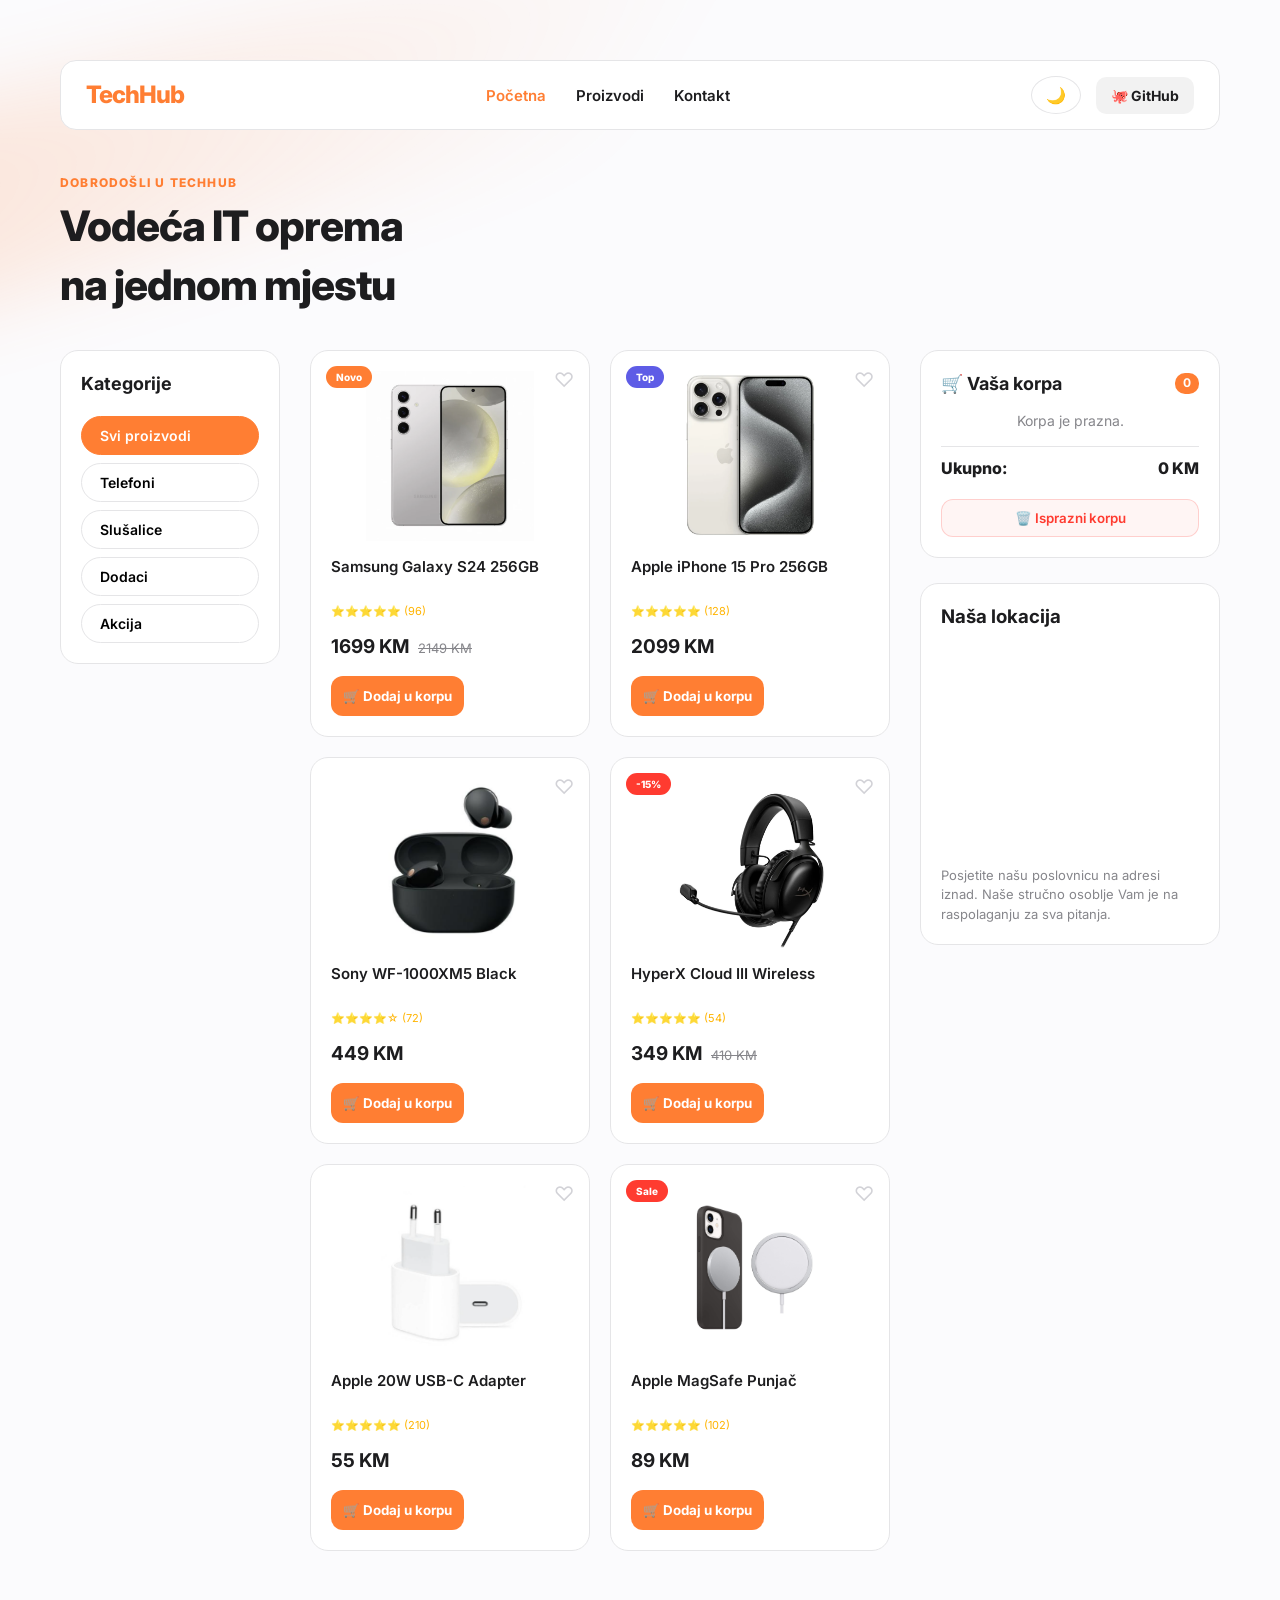
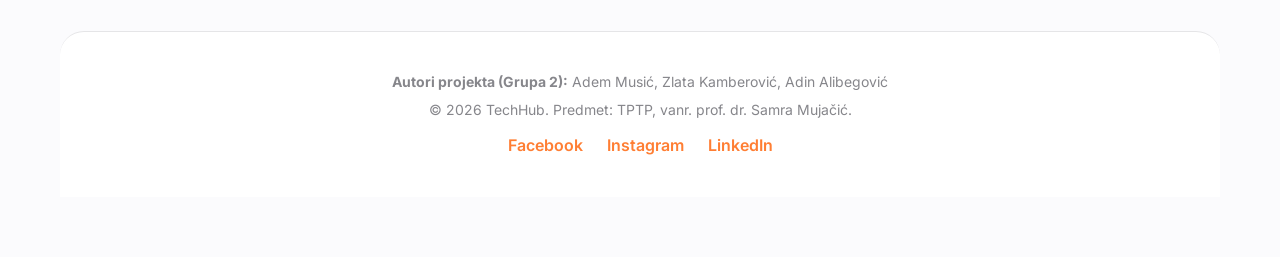
<file: index.html>
<!DOCTYPE html>
<html lang="bs">
<head>
    <meta charset="UTF-8">
    <meta name="viewport" content="width=device-width, initial-scale=1.0">
    <title>TechHub - Početna</title>
    <link href="https://fonts.googleapis.com/css2?family=Inter:wght@400;600;700;800&display=swap" rel="stylesheet">
    <link rel="stylesheet" href="css/tptpstil.css">
    <link rel="icon" type="image/png" href="images/fa.png">
</head>
<body>

    <div class="pozadina-trake"></div>

    <div class="container">
        
        <header>
            <div class="glavna-navigacija">
                <div class="logo">
                    <h2 style="color: var(--primarna); margin:0; font-weight: 800; letter-spacing: -1px;">TechHub</h2>
                </div>
                <nav>
                    <ul>
                        <li><a href="index.html" style="color: var(--primarna);">Početna</a></li>
                        <li><a href="proizvodi.html">Proizvodi</a></li>
                        <li><a href="kontakt.html">Kontakt</a></li>
                    </ul>
                </nav>
                
                <div style="display: flex; align-items: center; gap: 15px;">
                    <button id="dark-mode-toggle" class="filter-btn" style="padding: 8px 14px; border-radius: 50%; font-size: 16px;">🌙</button>
                    
                    <div class="github-link">
                        <a href="https://github.com/adin-fet/Grupa2-TPTP-2026" target="_blank" style="text-decoration: none; font-weight: 700; color: var(--text-glavni); font-size: 14px;">🐙 GitHub</a>
                    </div>
                </div>
            </div>

            <div class="header-glavni">
                <div class="header-lijeva-strana">
                    <span class="nadnaslov">DOBRODOŠLI U TECHHUB</span>
                    <h1 style="font-size: 42px;">Vodeća IT oprema <br>na jednom mjestu</h1>
                </div>
            </div>
        </header>

        <div class="pocetna-layout">
            
            <nav class="sekundarna-navigacija">
                <h3>Kategorije</h3>
                <div class="filter-dugmadi" style="display: flex; flex-direction: column; gap: 8px;">
                    <button class="filter-btn active">Svi proizvodi</button>
                    <button class="filter-btn">Telefoni</button>
                    <button class="filter-btn">Slušalice</button>
                    <button class="filter-btn">Dodaci</button>
                    <button class="filter-btn">Akcija</button>
                </div>
            </nav>

            <main>
                <section class="proizvodi-grid" style="grid-template-columns: repeat(2, 1fr);"> 
                    
                    <article class="kartica" data-category="Telefoni">
                        <div class="tag novo">Novo</div>
                        <div class="srce">♡</div>
                        <div class="slika-okvir"><img src="images/samsung.PNG" alt="Samsung Galaxy S24"></div>
                        <div class="info-dio">
                            <h3>Samsung Galaxy S24 256GB</h3>
                            <div class="rating">⭐⭐⭐⭐⭐ <span>(96)</span></div>
                            <div class="cijena-wrap"><span class="cijena">1699 KM</span><span class="stara">2149 KM</span></div>
                            <button class="dodaj-btn"><span>🛒</span> Dodaj u korpu</button>
                        </div>
                    </article>

                    <article class="kartica" data-category="Telefoni">
                        <div class="tag top">Top</div>
                        <div class="srce">♡</div>
                        <div class="slika-okvir"><img src="images/iphone.jpg" alt="Apple iPhone 15 Pro"></div>
                        <div class="info-dio">
                            <h3>Apple iPhone 15 Pro 256GB</h3>
                            <div class="rating">⭐⭐⭐⭐⭐ <span>(128)</span></div>
                            <div class="cijena-wrap"><span class="cijena">2099 KM</span></div>
                            <button class="dodaj-btn"><span>🛒</span> Dodaj u korpu</button>
                        </div>
                    </article>

                    <article class="kartica" data-category="Slušalice">
                        <div class="srce">♡</div>
                        <div class="slika-okvir"><img src="images/sony.PNG" alt="Sony Slušalice"></div>
                        <div class="info-dio">
                            <h3>Sony WF-1000XM5 Black</h3>
                            <div class="rating">⭐⭐⭐⭐☆ <span>(72)</span></div>
                            <div class="cijena-wrap"><span class="cijena">449 KM</span></div>
                            <button class="dodaj-btn"><span>🛒</span> Dodaj u korpu</button>
                        </div>
                    </article>

                    <article class="kartica" data-category="Akcija">
                        <div class="tag popust">-15%</div>
                        <div class="srce">♡</div>
                        <div class="slika-okvir"><img src="images/hyper.PNG" alt="HyperX Slušalice"></div>
                        <div class="info-dio">
                            <h3>HyperX Cloud III Wireless</h3>
                            <div class="rating">⭐⭐⭐⭐⭐ <span>(54)</span></div>
                            <div class="cijena-wrap"><span class="cijena">349 KM</span><span class="stara">410 KM</span></div>
                            <button class="dodaj-btn"><span>🛒</span> Dodaj u korpu</button>
                        </div>
                    </article>

                    <article class="kartica" data-category="Dodaci">
                        <div class="srce">♡</div>
                        <div class="slika-okvir"><img src="images/adapt.PNG" alt="Apple Adapter"></div>
                        <div class="info-dio">
                            <h3>Apple 20W USB-C Adapter</h3>
                            <div class="rating">⭐⭐⭐⭐⭐ <span>(210)</span></div>
                            <div class="cijena-wrap"><span class="cijena">55 KM</span></div>
                            <button class="dodaj-btn"><span>🛒</span> Dodaj u korpu</button>
                        </div>
                    </article>

                    <article class="kartica" data-category="Akcija">
                        <div class="tag popust">Sale</div>
                        <div class="srce">♡</div>
                        <div class="slika-okvir"><img src="images/mag.PNG" alt="MagSafe Punjač"></div>
                        <div class="info-dio">
                            <h3>Apple MagSafe Punjač</h3>
                            <div class="rating">⭐⭐⭐⭐⭐ <span>(102)</span></div>
                            <div class="cijena-wrap"><span class="cijena">89 KM</span></div>
                            <button class="dodaj-btn"><span>🛒</span> Dodaj u korpu</button>
                        </div>
                    </article>
                </section>
            </main>

            <aside>
                <div class="korpa-kontejner">
                    <h3 style="margin-bottom: 15px; display: flex; justify-content: space-between; align-items: center; font-size: 18px;">
                        <span>🛒 Vaša korpa</span>
                        <span id="korpa-brojac">0</span>
                    </h3>
                    <div id="korpa-stavke">
                        <p style="color: var(--text-sivi); text-align: center; font-size: 14px; margin: 15px 0;">Korpa je prazna.</p>
                    </div>
                    <div class="korpa-ukupno-red">
                        <span>Ukupno:</span>
                        <span id="korpa-ukupno">0 KM</span>
                    </div>
                    <button id="isprazni-korpu-btn" class="pregled-btn">🗑️ Isprazni korpu</button>
                </div>

                <div class="mapa-container">
                    <h3>Naša lokacija</h3>
                    <iframe src="https://www.google.com/maps/embed?pb=!1m18!1m12!1m3!1d2876.8488319688533!2d18.41113577660207!3d43.85892533909778!2m3!1f0!2f0!3f0!3m2!1i1024!2i768!4f13.1!3m3!1m2!1s0x4758c8cf75caed73%3A0x633f86e3f3ab6660!2sUniverzitet%20u%20Sarajevu!5e0!3m2!1sbs!2sba!4v1710000000000" style="border:0;" allowfullscreen="" loading="lazy" referrerpolicy="no-referrer-when-downgrade"></iframe>
                    <p class="mapa-opis">Posjetite našu poslovnicu na adresi iznad. Naše stručno osoblje Vam je na raspolaganju za sva pitanja.</p>
                </div>
            </aside>
            
        </div>

        <footer>
            <div class="footer-info">
                <p><strong>Autori projekta (Grupa 2):</strong> Adem Musić, Zlata Kamberović, Adin Alibegović</p>
                <p>© 2026 TechHub. Predmet: TPTP, vanr. prof. dr. Samra Mujačić.</p>
            </div>
            <div class="footer-links">
                <a href="#">Facebook</a>
                <a href="#">Instagram</a>
                <a href="#">LinkedIn</a>
            </div>
        </footer>

    </div>

    <script src="js/tptpskripte.js"></script>
</body>
</html>
</file>
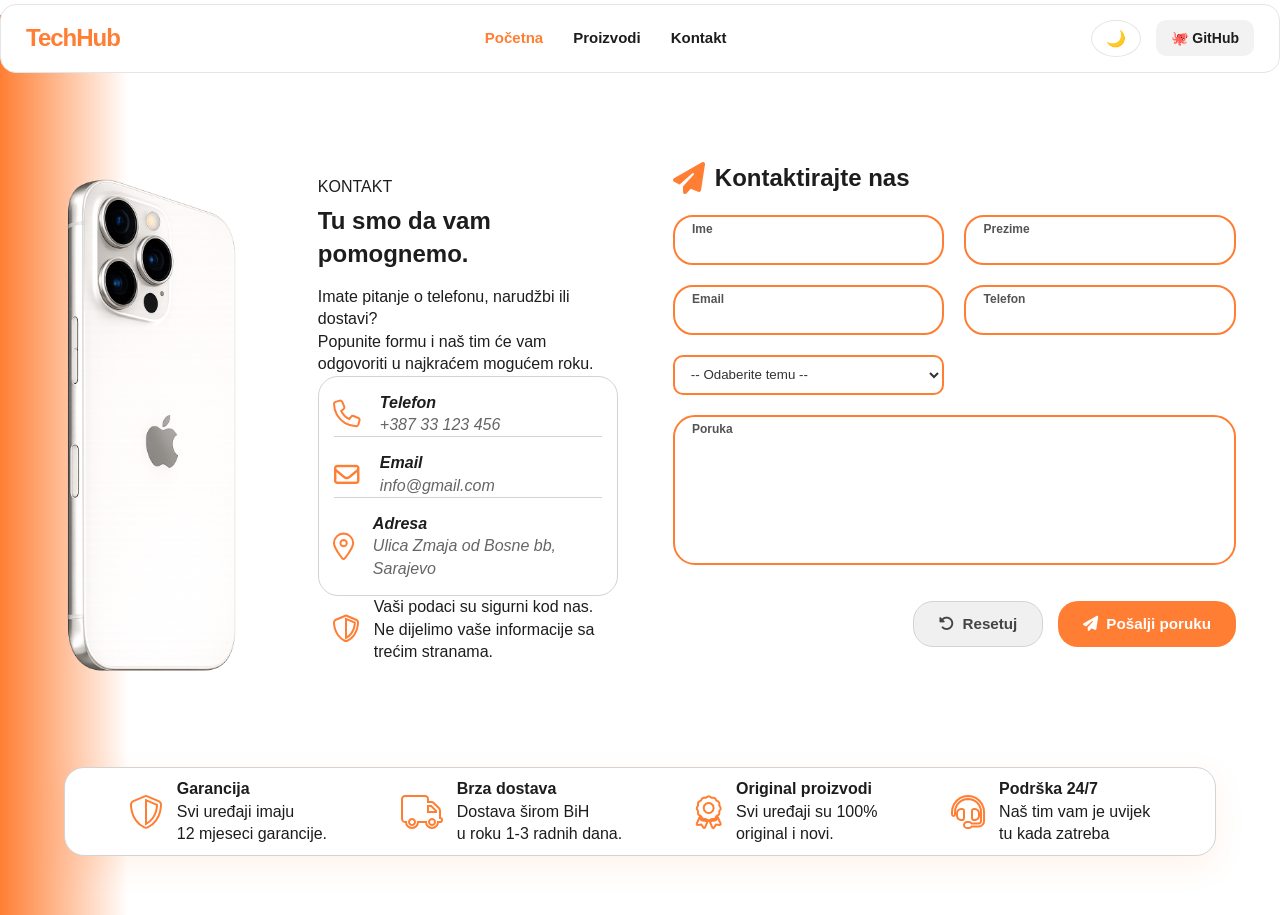
<file: kontakt.html>
<!DOCTYPE html>

<html lang="bs">

<head>  
    <meta charset="UTF-8">
    <meta name="viewport" content="width=device-width, initial-scale=1.0">
    <title>TechHub - Kontakt</title>
    
    <link rel="stylesheet" href="css/tptpstil.css">
    <link rel="stylesheet" href="https://cdnjs.cloudflare.com/ajax/libs/font-awesome/6.5.1/css/all.min.css">

    <link rel="icon" type="image/png" href="images/fa.png">
</head> 

<body class="kontakt-body">
    <!--Header preuzet sa main-a-->
    <header>
        <div class="glavna-navigacija">
                <div class="logo">
                    <h2 style="color: var(--primarna); margin:0; font-weight: 800; letter-spacing: -1px;">TechHub</h2>
                </div>
                <nav>
                    <ul>
                        <li><a href="index.html" style="color: var(--primarna);">Početna</a></li>
                        <li><a href="proizvodi.html">Proizvodi</a></li>
                        <li><a href="kontakt.html">Kontakt</a></li>
                    </ul>
                </nav>
                
                <div style="display: flex; align-items: center; gap: 15px;">
                    <button id="dark-mode-toggle" class="filter-btn" style="padding: 8px 14px; border-radius: 50%; font-size: 16px;">🌙</button>
                    
                    <div class="github-link">
                        <a href="https://github.com/adin-fet/Grupa2-TPTP-2026" target="_blank" style="text-decoration: none; font-weight: 700; color: var(--text-glavni); font-size: 14px;">🐙 GitHub</a>
                    </div>
                </div>
            </div>
    </header>

    <div class="gradacija"></div>

    <main class="centr_dio">

    <!-- Lijeva strana -->
    <figure class="slika-lijevo">
        <img src="images/tel1.png" alt="Slika bijelog telefona">
    </figure>

    <article class="info">
        <header>
            <span>KONTAKT</span>
            <h1>Tu smo da vam pomognemo.</h1>
            <p>Imate pitanje o telefonu, narudžbi ili dostavi?<br>
                Popunite formu i naš tim će vam odgovoriti
                u najkraćem mogućem roku.</p>
        </header>
        
        <!--Kontakt ikonice-->
        <address>
            <div class="kontakt-ikonica">
                <i class="fa-solid fa-phone"></i>
                <div>
                    <strong>Telefon</strong>
                    <p>+387 33 123 456</p>
                </div>
            </div>
            <div class="kontakt-ikonica">
                <i class="fa-regular fa-envelope"></i>
                <div>
                    <strong>Email</strong>
                    <p>info@gmail.com</p>
                </div>
            </div>
            <div class="kontakt-ikonica">
                <i class="fa-solid fa-location-dot"></i>
                <div>
                    <strong>Adresa</strong>
                    <p>Ulica Zmaja od Bosne bb, Sarajevo</p>
                </div>
            </div>
        </address>

        <section class="sigurnost">

            <div class="ikona-sigurnost">
                <i class="fa-solid fa-shield-halved"></i>
            </div>

            <div class="tekst-sigurnost">
                <p>
                    Vaši podaci su sigurni kod nas.<br>
                    Ne dijelimo vaše informacije sa trećim stranama.
                </p>
            </div>
        </section>

    </article>

    <!-- Desna strana (Forma) -->
    <aside class="forma-kontejner">

        <form id="kontakt-forma" novalidate>
        
            <h2 class="naslov"><i class="fa-solid fa-paper-plane"></i> Kontaktirajte nas</h2>
            <div class="polja-forme">
                <div class="input_kontejner">
                    <label for="ime">Ime</label>
                    <input type="text" id="ime" name="ime" class="unos">
                    <span class="error-text" id="error-ime"></span>
                </div>        
                <div class="input_kontejner">
                    <label for="prezime">Prezime</label>
                    <input type="text" id="prezime" name="prezime" class="unos">
                    <span class="error-text" id="error-prezime"></span>
                </div>        
                <div class="input_kontejner">
                    <label for="email">Email</label>
                    <input type="email" id="email" name="email" class="unos">
                    <span class="error-text" id="error-email"></span>
                </div>
                <div class="input_kontejner">
                    <label for="telefon">Telefon</label>
                    <input type="text" id="telefon" name="telefon" class="unos">
                    <span class="error-text" id="error-telefon"></span>
                </div>
                <div class="input_kontejner">
                    <label for="tema_upita"></label>
                    <select id="tema_upita" name="tema_upita" class="unos-select">
                        <option value="">-- Odaberite temu --</option>
                        <option value="prednarudžba">Prednarudžbe i kupovina</option>
                        <option value="tehnička podrska i servis">Tehnička podrška i servis</option>
                        <option value="reklamacija">Povrat novca i zamjena (Reklamacija)</option>
                        <option value="saradnja">Poslovna saradnja</option>
                        <option value="drugo">Drugo...</option>
                    </select>
                    <span class="error-text" id="error-tema"></span>
                </div>
                
                <div class="poruka_kontejner">
                    <label for="poruka">Poruka</label>
                    <textarea id="poruka" name="poruka" class="unos"></textarea>
                    <span class="error-text" id="error-poruka"></span>
                </div>

                <div class="akcije-forme">
                    <button type="reset" id="reset-btn" class="forma-btn-reset">
                        <i class="fa-solid fa-rotate-left"></i> Resetuj
                    </button>
                    <button type="submit" class="forma-btn-submit">
                        <i class="fa-solid fa-paper-plane"></i> Pošalji poruku
                    </button>
                </div>
            </div>
        </form>
    </aside>

    </main>

    <footer class="kontakt-footer">
        <ul>
            <li><i class="fa-solid fa-shield-halved"></i><p><b>Garancija</b><br>Svi uređaji imaju <br>12 mjeseci garancije.</p></li>
            <li><i class="fa-solid fa-truck"></i><p><b>Brza dostava</b><br>Dostava širom BiH <br>u roku 1-3 radnih dana.</p></li>
            <li><i class="fa-solid fa-award"></i><p><b>Original proizvodi</b><br>Svi uređaji su 100% <br>original i novi.</p></li>
            <li><i class="fa-solid fa-headset"></i><p><b>Podrška 24/7</b><br>Naš tim vam je uvijek <br>tu kada zatreba</p></li>
        </ul>
    </footer>

    <div id="skocni-prozor" class="modal-kontejner">
        <div class="modal-sadrzaj">
            <div class="modal-ikona">
                <i class="fa-solid fa-circle-check"></i>
            </div>
            <h2>Uspješno poslano!</h2>
            <p id="modal-poruka"></p>
            <button id="zatvori-modal-btn" class="modal-zatvori-btn">Zatvori</button>
        </div>
    </div>

<script src="js/tptpskripte.js"></script>
</body>
</html>
</file>
<file: css/tptpstil.css>
:root {
    --primarna: #ff7e33;
    --text-glavni: #1d1d1f;
    --text-sivi: #86868b;
    --bg-boja: #fbfbfd;
    --ivica: #e5e5e7;
}

* { margin: 0; padding: 0; box-sizing: border-box; font-family: 'Inter', sans-serif; }

body { background-color: var(--bg-boja); color: var(--text-glavni); line-height: 1.4; }

.container { max-width: 1200px; margin: 0 auto; padding: 60px 20px; }

/* HEADER - SPLIT DIZAJN */
.header-glavni {
    display: flex;
    justify-content: space-between;
    align-items: flex-end;
    margin-bottom: 30px;
}

.header-lijeva-strana h1 { font-size: 48px; font-weight: 800; letter-spacing: -1px; margin: 5px 0; }
.nadnaslov { color: var(--primarna); font-weight: 800; font-size: 12px; letter-spacing: 1.2px; }
.podnaslov { color: var(--text-sivi); font-size: 16px; }

.header-desna-strana { display: flex; gap: 25px; }
.trust-item { display: flex; align-items: center; gap: 10px; }
.trust-ikona { 
    width: 42px; height: 42px; background: #fff; border: 1px solid var(--ivica); 
    border-radius: 12px; display: flex; align-items: center; justify-content: center; font-size: 18px; 
}
.trust-tekst { display: flex; flex-direction: column; }
.trust-tekst strong { font-size: 13px; font-weight: 700; }
.trust-tekst span { font-size: 11px; color: var(--text-sivi); }

/* LINIJA FILTERA */
.kontrole-linija {
    display: flex;
    justify-content: space-between;
    align-items: center;
    padding: 20px 0;
    border-top: 1px solid var(--ivica);
    margin-bottom: 40px;
}

.filter-dugmadi { display: flex; gap: 10px; }
.filter-btn {
    padding: 10px 18px; border-radius: 30px; border: 1px solid var(--ivica);
    background: #fff; font-weight: 600; font-size: 14px; cursor: pointer; transition: 0.2s;
}
.filter-btn.active { background: var(--primarna); color: #fff; border-color: var(--primarna); }

.sort-select { padding: 8px 12px; border-radius: 10px; border: 1px solid var(--ivica); font-weight: 600; }

/* KARTICE */
.proizvodi-grid { display: grid; grid-template-columns: repeat(4, 1fr); gap: 20px; }
.kartica {
    background: #fff; border: 1px solid var(--ivica); border-radius: 18px;
    padding: 20px; position: relative; transition: 0.3s ease; display: flex; flex-direction: column;
}
.kartica:hover { transform: translateY(-5px); box-shadow: 0 10px 25px rgba(0,0,0,0.05); }

.slika-okvir { height: 170px; display: flex; align-items: center; justify-content: center; margin-bottom: 15px; }
.slika-okvir img { max-width: 100%; max-height: 100%; object-fit: contain; }

.info-dio h3 { font-size: 15px; font-weight: 600; margin-bottom: 8px; height: 40px; overflow: hidden; }
.rating { color: #ffb400; font-size: 11px; margin-bottom: 15px; }
.cijena { font-size: 19px; font-weight: 700; }
.stara { font-size: 13px; color: var(--text-sivi); text-decoration: line-through; margin-left: 8px; }

.dodaj-btn {
    background: var(--primarna); color: #fff; border: none; padding: 12px; border-radius: 12px;
    font-weight: 700; margin-top: 15px; cursor: pointer;
}
.pregled-btn {
    background: #fff; border: 1px solid var(--ivica); padding: 10px; border-radius: 12px;
    font-weight: 600; margin-top: 8px; cursor: pointer;
}

/* OSTALO */
.tag { position: absolute; top: 15px; left: 15px; padding: 4px 10px; border-radius: 20px; font-size: 10px; font-weight: 800; color: #fff; }
.novo { background: var(--primarna); }
.top { background: #5e5ce6; }
.popust { background: #ff3b30; }
.srce { position: absolute; top: 15px; right: 15px; cursor: pointer; color: #d2d2d7; font-size: 20px; }

.recenzije-sekcija { margin: 80px 0; }
.naslov-centar { text-align: center; margin-bottom: 40px; font-size: 30px; font-weight: 800; }
.recenzije-grid { display: grid; grid-template-columns: repeat(3, 1fr); gap: 20px; }
.recenzija-box { background: #fff; border: 1px solid var(--ivica); padding: 25px; border-radius: 20px; }
.user-info { display: flex; align-items: center; gap: 12px; margin-bottom: 15px; }
.user-info img { border-radius: 50%; width: 45px; }

.kontakt-traka {
    background: #fff2eb;
     border: 1px solid rgba(255,126,51,0.1); 
     border-radius: 24px;
    padding: 35px; display: flex;
     justify-content: space-between; 
     align-items: center;
}
.kontakt-info { display: flex; align-items: center; gap: 20px; }
.chat-ikona { font-size: 32px; }
.kontakt-dugme {background: var(--primarna);
     color: #fff; 
     text-decoration: none; 
     padding: 16px 28px;
      border-radius: 12px;
       font-weight: 700;
}


/* =========================================================
   ADEMOV DIO - SPECIFIČNI STILOVI ZA POČETNU STRANICU
========================================================= */

/* Tranzicija za prelazak u Dark Mode  */
body { transition: background-color 0.3s, color 0.3s; }
.kartica, .filter-btn, .pregled-btn, .mapa-container, .sekundarna-navigacija, footer, .glavna-navigacija, .korpa-kontejner { transition: background-color 0.3s, border-color 0.3s, color 0.3s; }

/* Dark Mode varijable preklapanja */
body.dark-mode {
    --bg-boja: #121212;
    --text-glavni: #f5f5f7;
    --text-sivi: #a1a1a6;
    --ivica: #2c2c2e;
}
body.dark-mode .kartica, 
body.dark-mode .filter-btn, 
body.dark-mode .pregled-btn, 
body.dark-mode .mapa-container, 
body.dark-mode .sekundarna-navigacija, 
body.dark-mode footer, 
body.dark-mode .glavna-navigacija, 
body.dark-mode .korpa-kontejner,
body.dark-mode .sort-select {
    background-color: #1c1c1e !important;
    color: var(--text-glavni);
    border-color: var(--ivica);
}

/* Dekorativne pozadinske trake (preuzeto od Zlate) */
.pozadina-trake { position: fixed; top: 0; left: 0; width: 100%; height: 100vh; z-index: -1; pointer-events: none; }
.pozadina-trake::before { content: ""; position: absolute; top: -10%; left: -15%; width: 140%; height: 200px; background: linear-gradient(135deg, #ff7e33 0%, transparent 50%); opacity: 0.2; transform: rotate(-15deg); filter: blur(40px); }

/* Glavna navigacija na početnoj */
.glavna-navigacija { background: #fff; padding: 15px 25px; border-radius: 16px; border: 1px solid var(--ivica); display: flex; justify-content: space-between; align-items: center; margin-bottom: 40px; }
.glavna-navigacija ul { list-style: none; display: flex; gap: 30px; }
.glavna-navigacija a { text-decoration: none; color: var(--text-glavni); font-weight: 600; font-size: 15px; }
.glavna-navigacija a:hover { color: var(--primarna); }
.github-link a { background: rgba(0,0,0,0.05); padding: 10px 15px; border-radius: 10px; text-decoration: none; font-weight: 700; color: var(--text-glavni); font-size: 14px; }
body.dark-mode .github-link a { background: rgba(255,255,255,0.1); }

/* Grid Layout sa 3 kolone  */
.pocetna-layout { display: grid; grid-template-columns: 220px 1fr 300px; gap: 30px; align-items: start; }

/* Sekundarna navigacija */
.sekundarna-navigacija { background: #fff; padding: 20px; border-radius: 18px; border: 1px solid var(--ivica); display: flex; flex-direction: column; gap: 10px; }
.sekundarna-navigacija h3 { margin-bottom: 10px; font-size: 18px; }
.sekundarna-navigacija .filter-btn { width: 100%; text-align: left; }

/* Mapa Container */
.mapa-container { background: #fff; padding: 20px; border-radius: 18px; border: 1px solid var(--ivica); }
.mapa-container iframe { width: 100%; height: 220px; border-radius: 12px; margin-bottom: 10px; }
.mapa-opis { font-size: 13px; color: var(--text-sivi); line-height: 1.5; }

/* Korpa Interfejs (Kriterij 11) */
.korpa-kontejner { background: #fff; padding: 20px; border-radius: 18px; border: 1px solid var(--ivica); margin-bottom: 25px; }
#korpa-brojac { background: var(--primarna); color: #fff; font-size: 12px; padding: 2px 8px; border-radius: 10px; font-weight: 700; }
.korpa-stavka { display: flex; justify-content: space-between; align-items: center; padding: 8px 0; border-bottom: 1px dashed var(--ivica); font-size: 14px; }
.korpa-ukupno-red { display: flex; justify-content: space-between; align-items: center; font-weight: 800; margin: 15px 0; padding-top: 10px; border-top: 1px solid var(--ivica); font-size: 16px; }
#isprazni-korpu-btn { width: 100%; color: #ff3b30; border-color: rgba(255,59,48,0.2); background: rgba(255,59,48,0.05); margin-top: 5px; }
#isprazni-korpu-btn:hover { background: #ff3b30; color: #fff; }

/* Footer */
footer { margin-top: 80px; padding: 40px 20px; background: #fff; border-top: 1px solid var(--ivica); text-align: center; border-radius: 24px 24px 0 0; }
.footer-info p { margin-bottom: 8px; color: var(--text-sivi); font-size: 14px; }
.footer-links { margin-top: 15px; }
.footer-links a { color: var(--primarna); text-decoration: none; margin: 0 10px; font-weight: 600; }

/* Responzivnost za layout  */
@media (max-width: 992px) {
    .pocetna-layout { grid-template-columns: 1fr; }
    .sekundarna-navigacija .filter-dugmadi { flex-direction: row; flex-wrap: wrap; }
    .sekundarna-navigacija .filter-btn { width: auto; }
}



/* =========================================================
    ADINOV DIO - CSS ZA KONTAKT 
========================================================= */
:root {
    --glavna-narandzasta: #ff7e33;
    --hover-pozadina: #ff7e33be;
    --bijela: #fff;
    --okvir: lightgray;
    --boja-slova-sv: #666666;
    --tranzicija: 0.3s ease; /* Za hover efekte i animacije */
}

.kontakt-body{
    background-color: #fff;
    display: flex;
    flex-direction: column;
    justify-content: space-evenly;
    width: 100%; 
    min-height: 100vh; 
    margin: 0; 
    padding: 0;
    position: relative;
}

.gradacija{
    position: absolute;
    top: 15px;
    left: 0;
    bottom: 0;
    min-height: 100vh;
    width: 10%;
    background: linear-gradient(to right,
        rgb(255, 126, 51) 0%, 
        rgba(255, 126, 51, 0.5) 50%, 
        rgba(0, 0, 0, 0) 100%);
    z-index: -1;
}

.centr_dio{
    display:flex;
    justify-content: space-between;
    align-items: stretch;
    width: 95%;
    max-width: 1600px;
    max-height: 700px;
    margin: 35px auto;
    margin-left: 30px;
    z-index:1;
    gap:20px;
}

/* Slika */

.slika-lijevo{
    margin: 0;
    padding: 0;
    width: 20%;
}

.slika-lijevo img{
    width: 100%;
    height: 100%;
    object-fit: cover;
    object-position: center;
}

/* /Slika*/
/* Promotivni dio */

.info{
    max-width: 350px;
    padding: 25px;
}

.info header h1 {
    margin-top: 5px;
    margin-bottom: 15px;
}

.info address{
    display: flex;
    flex-direction: column;
    align-items: left;
    gap:15px;
    text-align:left;
    border: solid 1px var(--okvir);
    border-radius: 20px;
    padding: 15px;
}

.kontakt-ikonica{
    display:flex;
    gap: 20px;
    align-items: center;
}
.info address .kontakt-ikonica:not(:last-child) {
    border-bottom: 1px solid var(--okvir); 
    width: 100%;
}

.kontakt-ikonica p{
    color: var(--boja-slova-sv);
}

.kontakt-ikonica i{
    font-size: 1.6rem;
    color: var(--glavna-narandzasta);
}

.kontakt-ikonica:nth-child(1) i,
.kontakt-ikonica:nth-child(3) i{
    color: transparent; 
    -webkit-text-stroke: 2px var(--glavna-narandzasta);
}

.sigurnost{
    display: flex;
    align-items: center;
    gap: 15px;
    margin-left: 15px;;
}

.sigurnost i{
    font-size: 1.6rem;
    color: transparent;
    -webkit-text-stroke: 2px var(--glavna-narandzasta);
}
/* /Promotivni dio */

/* Forma */
.forma-kontejner{
    display: flex;
    min-width: 45%;
    border-radius: 20px;
    height: auto;
    max-height: 700px;
}

#kontakt-forma{
    padding: 10px;
    width: 100%;
    display: flex;
    flex-direction: column;
}

/* Naslov forme */
#kontakt-forma h2.naslov {
    margin-top: 0;
    margin-bottom: 20px;
    display: flex;
    align-items: center;
    gap: 10px;
}

#kontakt-forma h2 i{
    font-size: 2rem;
    color: var(--glavna-narandzasta);
}
/* Naslov forme */
/* Polja forme */
.polja-forme {
    display: grid;
    grid-template-columns: 1fr 1fr;
    gap: 20px;
}

.unos-select {
    width: 100%;
    height: 40px;
    padding: 8px 12px;
    border: 2px solid var(--glavna-narandzasta);
    border-radius: 10px;
    background-color: var(--bijela);
    color: #333;
    outline: none;
    transition: var(--tranzicija);
    cursor: pointer;
}

.unos-select:focus {
    border-color: var(--glavna-narandzasta);
    box-shadow: 0 0 5px rgba(255, 126, 51, 0.5);
}

.input_kontejner, .poruka_kontejner {
    position: relative;
}

.input_kontejner input, .poruka_kontejner textarea {
    width: 100%;
    border: 2px solid var(--glavna-narandzasta);
    background: none;
    color: var(--boja-slova-sv);
    padding: 1.3rem 1.2rem 0.5rem 1.2rem; 
    font-size: 0.95rem;
    font-weight: 500;
    border-radius: 20px;
    box-sizing: border-box;
    transition: 0.3s;
    outline: none;
}

.poruka_kontejner textarea {
    min-height: 150px;
    border-radius: 22px;
    resize: none;
}

.input_kontejner input:focus, .poruka_kontejner textarea:focus{
    box-shadow: 0 0 8px rgba(255, 126, 51, 0.4);
}

.input_kontejner label, .poruka_kontejner label {
    position: absolute;
    top: 6px;
    left: 1.2rem;
    font-size: 0.75rem;
    color: #545454;
    font-weight: 550;
    pointer-events: none;
    z-index: 10;
}

.polja-forme .poruka_kontejner {
    grid-column: span 2;
} 

.input_kontejner:focus-within label, .poruka_kontejner:focus-within label {
    color: var(--glavna-narandzasta);
}

.error-text {
    display: none;
    color: #ff0000;
    font-size: 12px;
    margin-top: 5px;
    font-weight: 500;
    text-align: left;
}
/* /Polja forme */
/* Dugme */

.akcije-forme {
    grid-column: span 2;
    display: flex;
    gap: 15px;
    justify-content: flex-end; 
    align-self: end;
    margin-top: 10px;
}

.forma-btn-submit, .forma-btn-reset {
    height: 46px;
    padding: 0 25px;
    border-radius: 20px;
    border: none;
    font-size: 0.95rem;
    font-weight: 600;
    cursor: pointer;
    display: flex;
    align-items: center;
    gap: 8px;
    transition: var(--tranzicija);
}

.forma-btn-submit {
    background-color: var(--glavna-narandzasta);
    color: var(--bijela);
}

.forma-btn-submit:hover {
    background-color: #ff8746;
    transform: translateY(1px);
    box-shadow: 0 5px 15px rgba(255, 126, 51, 0.4);
}

.forma-btn-reset {
    background-color: #f0f0f0;
    color: #444;
    border: 1px solid var(--okvir);
}

.forma-btn-reset:hover {
    background-color: #e0e0e0;
    color: #111;
    transform: translateY(1px);
}

/* /Dugme */
/* /Forma */
/* Skočni prozor */
.modal-kontejner {
    display: none;
    position: fixed;
    top: 0;
    left: 0;
    width: 100%;
    height: 100%;
    background-color: rgba(0, 0, 0, 0.6);
    z-index: 9999;
    justify-content: center;
    align-items: center;
}

.modal-sadrzaj {
    background-color: var(--bijela);
    padding: 40px;
    border-radius: 20px;
    width: 90%;
    max-width: 450px;
    text-align: center;
    box-shadow: 0 15px 40px rgba(0, 0, 0, 0.2);
    animation: skociUnutra 0.4s ease;
}

@keyframes skociUnutra {
    from { transform: scale(0.7); opacity: 0; }
    to { transform: scale(1); opacity: 1; }
}

.modal-ikona i {
    font-size: 60px;
    color: #2ec4b6;
    margin-bottom: 20px;
}

.modal-sadrzaj h2 {
    margin: 0 0 10px 0;
    font-size: 24px;
    color: #222;
}

.modal-sadrzaj p {
    color: var(--boja-slova-sv);
    font-size: 16px;
    line-height: 1.5;
    margin-bottom: 25px;
}

.modal-zatvori-btn {
    background-color: var(--glavna-narandzasta);
    color: white;
    border: none;
    padding: 12px 35px;
    font-size: 15px;
    font-weight: 600;
    border-radius: 15px;
    cursor: pointer;
    transition: var(--tranzicija);
}

.modal-zatvori-btn:hover {
    background-color: #ff8746;
}
/* /Skočni prozor */
/* Footer */
.kontakt-footer {
    border: solid 0.5px var(--okvir);
    background-color: var(--bijela);
    border-radius: 20px;
    box-shadow: 0 10px 30px rgba(255, 126, 51, 0.1);
    width: 90%;
    max-width: 1200px;
    margin: 40px auto;
    padding: 10px;
}

.kontakt-footer ul{
    list-style: none; 
    padding: 0;
    margin: 0;
    display:flex;
    justify-content: space-evenly;
    flex-wrap: wrap;
    gap: 20px;
}

.kontakt-footer ul li{
    display: flex;
    align-items: center;
    gap:15px;
    text-align:left;
    justify-content: center;
}

.kontakt-footer ul li i{
    font-size: 2rem;
    -webkit-text-stroke: 2px var(--glavna-narandzasta);
    color: transparent;
}
/* /Footer */
/* Tablet */
@media screen and (max-width: 1100px) {
    .centr_dio {
        flex-direction: row;
        flex-wrap: wrap;
        justify-content: center;
        width: 95%;
        gap: 30px;
        margin: 30px auto;
        max-height: none;
    }

    .kontakt-forma{
        width: 100%;
        max-width: 600px;
    }
    .slika-lijevo, .inf {
        width: 40%;
        max-width: 40%;
    }

    .slika-lijevo {
        height: auto;
        min-height: 250px;
    }

    .forma-kontejner{
        width: 70%;
    }
    .kontakt-footer ul li {
        flex-basis: calc(50% - 20px);
    }
}

/* Telefon */
@media screen and (max-width: 600px) {
    .gradacija, .slika-lijevo {
        display: none;
    }

    .centr_dio {
        flex-direction: column;
        align-items: center;
        width: 90%;
        margin: 20px auto;
        gap: 25px;
        max-height: none;
    }

    .info, .forma-kontejner {
        width: 90%;
        max-width: 100%;
    }
    
    .polja-forme {
        display: flex;
        flex-direction: column;
        gap: 12px;
    }

    .polja-forme .input_kontejner,
    .polja-forme .poruka_kontejner,
    .polja-forme button {
        grid-column: auto !important;
        width: 100%;
    }
    .akcije-forme {
        flex-direction: column-reverse;
        width: 100%;
    }
    .forma-btn-submit, .forma-btn-reset {
        width: 100%;
        justify-content: center;
    }

    .glavna-navigacija {
        flex-direction: column;
        gap: 15px;
        padding: 15px;
        text-align: center;
    }

    .glavna-navigacija ul {
        gap: 20px;
        padding: 0;
    }

    .kontakt-footer{
        width:75%;
    }
    .kontakt-footer ul {
        flex-direction: column;
        gap: 20px;
        align-items: center;
        padding-left: 10px;
    }
    
}

body.dark-mode.kontakt-body {
    background-color: #121212 !important;
    color: #f5f5f7 !important;
}

body.dark-mode.kontakt-body .gradacija {
    background: linear-gradient(to right, rgba(255, 126, 51, 0.3) 0%, rgba(255, 126, 51, 0.1) 50%, rgba(0, 0, 0, 0) 100%);
}

body.dark-mode.kontakt-body .glavna-navigacija,
body.dark-mode.kontakt-body .forma-kontejner,
body.dark-mode.kontakt-body .kontakt-footer {
    background-color: #1c1c1e !important;
    border-color: #2c2c2e !important;
}

body.dark-mode.kontakt-body .glavna-navigacija a,
body.dark-mode.kontakt-body .kontakt-footer ul li p,
body.dark-mode.kontakt-body .polja-forme label,
body.dark-mode.kontakt-body .info h1,
body.dark-mode.kontakt-body .info p {
    color: #e5e5e7 !important;
}

body.dark-mode.kontakt-body .info address {
    border-color: #2c2c2e !important;
    background-color: #1c1c1e;
}

body.dark-mode.kontakt-body .info address .kontakt-ikonica:not(:last-child) {
    border-bottom: 1px solid #2c2c2e !important;
}

body.dark-mode.kontakt-body .unos,
body.dark-mode.kontakt-body .unos-select {
    background-color: #2c2c2e !important;
    border-color: #3a3a3c !important;
    color: #ffffff !important;
}

body.dark-mode.kontakt-body #dark-mode-toggle {
    background-color: #2c2c2e !important;
    border-color: #3a3a3c !important;
}

body.dark-mode.kontakt-body .github-link a {
    background: rgba(255, 255, 255, 0.1) !important;
    color: #ffffff !important;
}
</file>
